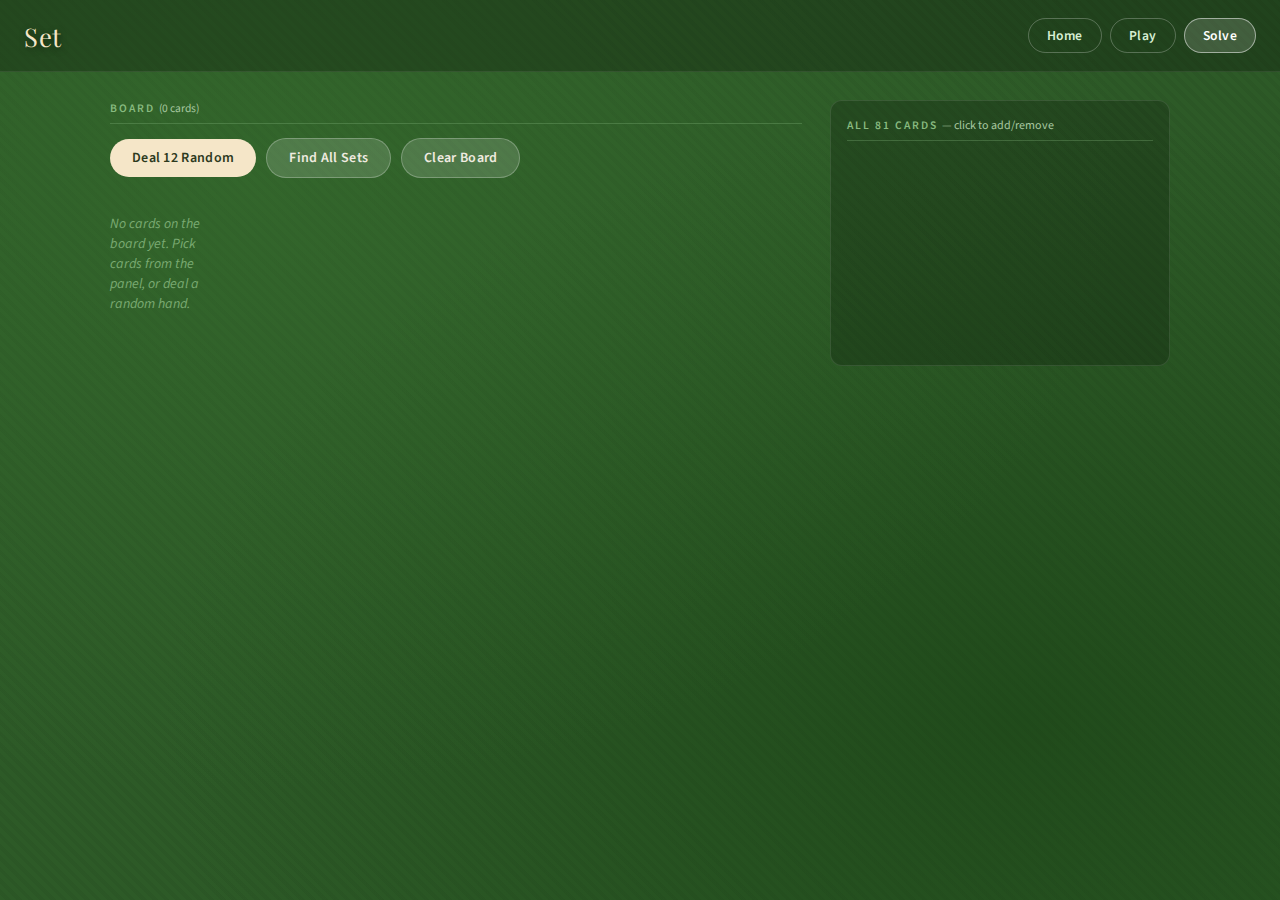
<file: solve.html>
<!DOCTYPE html>
<html lang="en">
<head>
  <meta charset="UTF-8">
  <meta name="viewport" content="width=device-width, initial-scale=1.0">
  <title>Set — Solver</title>
  <link rel="preconnect" href="https://fonts.googleapis.com">
  <link href="https://fonts.googleapis.com/css2?family=Playfair+Display:wght@600&family=Source+Sans+3:wght@400;600&display=swap" rel="stylesheet">
  <link rel="stylesheet" href="css/style.css">
</head>
<body>

<!-- ── Hidden SVG Defs ── -->
<svg width="0" height="0" style="position:absolute;overflow:hidden" aria-hidden="true">
<defs>
  <pattern id="hatch-red" x="0" y="0" width="12" height="1.5" patternUnits="userSpaceOnUse">
    <line x1="0" y1="0.75" x2="12" y2="0.75" stroke="#C93030" stroke-width="0.5"/>
  </pattern>
  <pattern id="hatch-green" x="0" y="0" width="12" height="1.5" patternUnits="userSpaceOnUse">
    <line x1="0" y1="0.75" x2="12" y2="0.75" stroke="#2A7A2A" stroke-width="0.5"/>
  </pattern>
  <pattern id="hatch-purple" x="0" y="0" width="12" height="1.5" patternUnits="userSpaceOnUse">
    <line x1="0" y1="0.75" x2="12" y2="0.75" stroke="#7040A0" stroke-width="0.5"/>
  </pattern>
  <path id="oval" d="M 3,1 L 9,1 A 3,3 0 0 1 9,7 L 3,7 A 3,3 0 0 1 3,1 Z"/>
  <path id="diamond" d="M 6,0.5 L 11,4 L 6,7.5 L 1,4 Z"/>
  <path id="squiggle" d="M2,6.3C1.4,6.3,0.9,6,0.5,5.5C0,4.7,0.2,3.6,1,3c1.9-1.3,4-1.7,6-0.6c0.7,0.4,1.3,0.2,1.9-0.3c0.7-0.6,1.8-0.5,2.5,0.2
    c0.6,0.7,0.5,1.8-0.2,2.5C9.4,6.3,7.3,6.6,5.3,5.5C4.5,5.1,3.7,5.4,3,6C2.7,6.2,2.3,6.3,2,6.3z"/>
</defs>
</svg>

<!-- ── Site Header ── -->
<header class="site-header">
  <a href="index.html" class="logo">Set</a>
  <nav class="site-nav" aria-label="Main navigation">
    <a href="index.html">Home</a>
    <a href="play.html">Play</a>
    <a href="solve.html" class="active">Solve</a>
  </nav>
</header>

<!-- ── Page Content ── -->
<main class="page-content">

  <div class="solve-layout">

    <!-- ── Left column: board + results ── -->
    <div>

      <!-- Current board -->
      <div class="solve-board-area">
        <p class="section-label">Board <span id="board-count" style="color:#a8c8a0;font-weight:400;text-transform:none;letter-spacing:0">(0 cards)</span></p>

        <div class="controls" style="margin-bottom:16px">
          <button class="btn btn-primary" id="btn-random">Deal 12 Random</button>
          <button class="btn btn-secondary" id="btn-find-sets">Find All Sets</button>
          <button class="btn btn-secondary" id="btn-clear-board">Clear Board</button>
        </div>

        <div id="solve-board" class="solve-board" role="region" aria-label="Solver board">
          <p class="solve-board-empty" id="board-empty-msg">No cards on the board yet. Pick cards from the panel, or deal a random hand.</p>
        </div>
      </div>

      <!-- Sets results -->
      <div id="results-area" style="margin-top:32px">
        <p class="section-label" id="results-label" style="display:none">Sets Found</p>
        <div id="sets-result-list" class="sets-result-list"></div>
      </div>

    </div>

    <!-- ── Right column: card picker ── -->
    <div class="card-picker-panel">
      <p class="section-label">All 81 Cards <span style="color:#a8c8a0;font-weight:400;text-transform:none;letter-spacing:0;font-size:0.75rem">— click to add/remove</span></p>
      <div id="card-picker" class="card-picker-grid" role="list" aria-label="Card library"></div>
    </div>

  </div>

</main>

<script type="module" src="js/solve.js"></script>
</body>
</html>
</file>
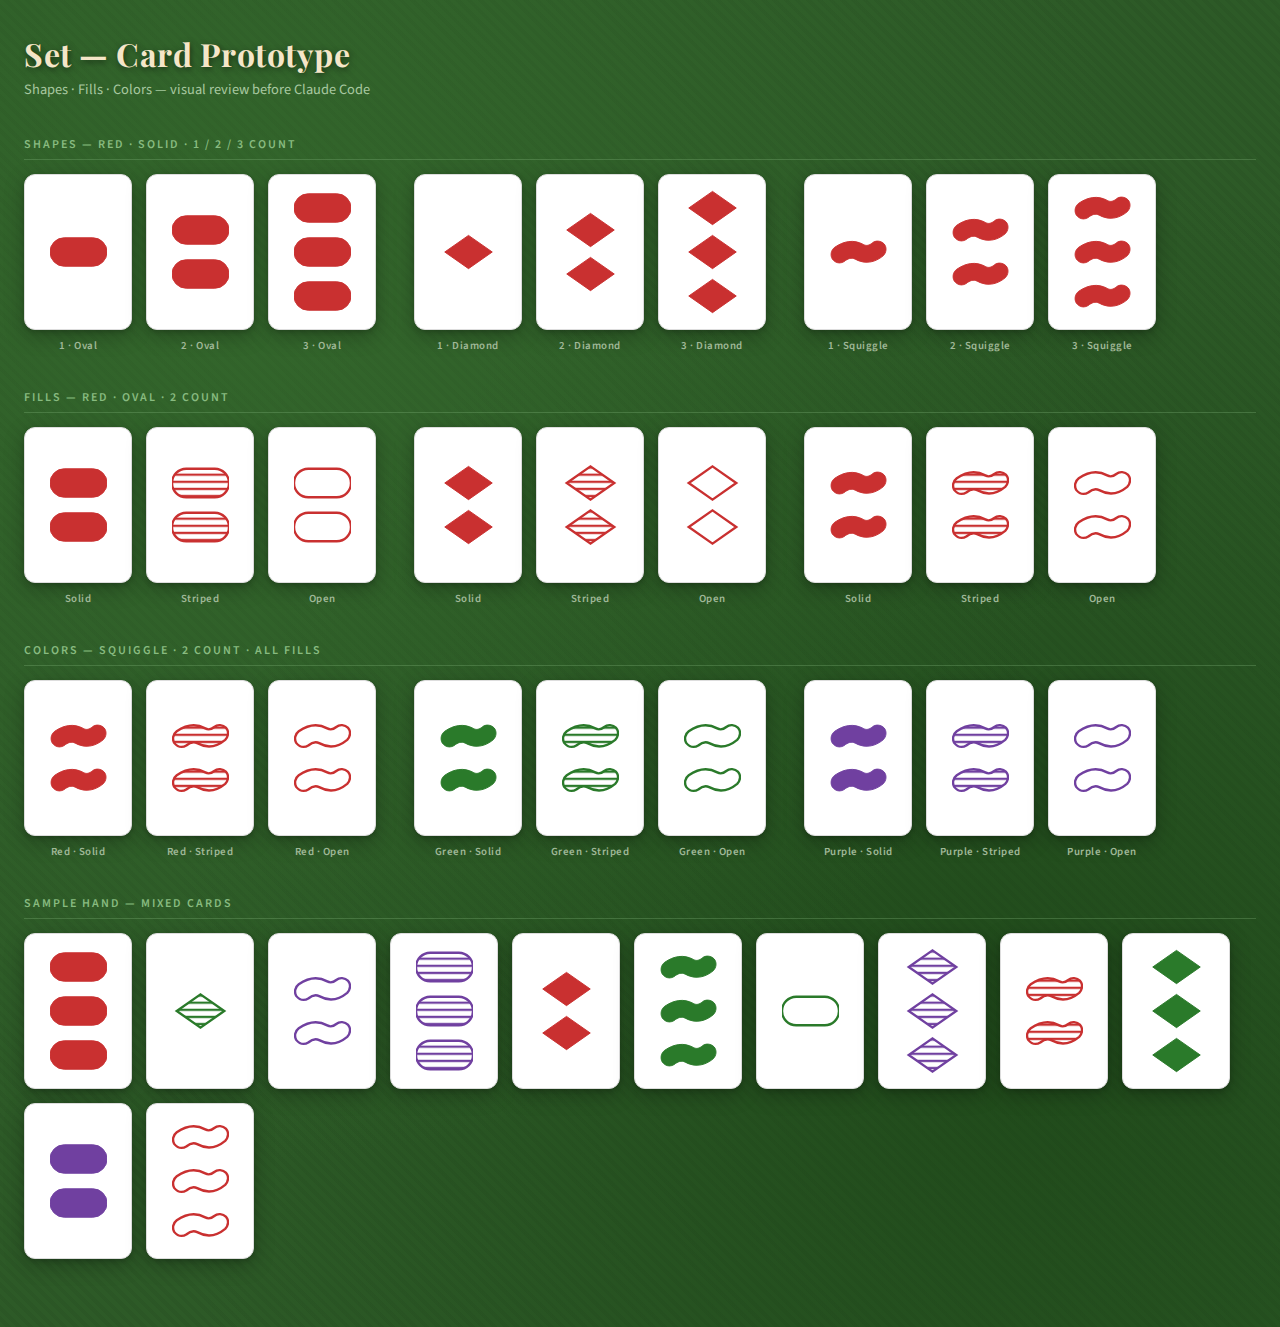
<file: assets/set-card-prototype.html>
<!DOCTYPE html>
<html lang="en">
<head>
<meta charset="UTF-8">
<title>Set Card Prototype</title>
<link href="https://fonts.googleapis.com/css2?family=Playfair+Display:wght@600&family=Source+Sans+3:wght@400;600&display=swap" rel="stylesheet">
<style>
  *, *::before, *::after { box-sizing: border-box; margin: 0; padding: 0; }

  body {
    background: #2d5a27;
    background-image:
      radial-gradient(ellipse at 20% 20%, rgba(60,120,50,0.4) 0%, transparent 60%),
      radial-gradient(ellipse at 80% 80%, rgba(20,60,15,0.5) 0%, transparent 60%),
      repeating-linear-gradient(
        45deg,
        transparent,
        transparent 4px,
        rgba(0,0,0,0.04) 4px,
        rgba(0,0,0,0.04) 8px
      );
    min-height: 100vh;
    padding: 32px 24px;
    font-family: 'Source Sans 3', sans-serif;
    color: #f0ebe0;
  }

  header {
    margin-bottom: 36px;
  }
  header h1 {
    font-family: 'Playfair Display', serif;
    font-size: 2em;
    color: #f5e6c8;
    text-shadow: 1px 2px 6px rgba(0,0,0,0.5);
    letter-spacing: 0.5px;
  }
  header p {
    color: #a8c8a0;
    font-size: 0.9em;
    margin-top: 4px;
  }

  section {
    margin-bottom: 36px;
  }
  section h2 {
    font-family: 'Source Sans 3', sans-serif;
    font-size: 0.75em;
    font-weight: 600;
    text-transform: uppercase;
    letter-spacing: 2px;
    color: #88bb80;
    margin-bottom: 14px;
    padding-bottom: 6px;
    border-bottom: 1px solid rgba(136,187,128,0.3);
  }

  .card-row {
    display: flex;
    gap: 14px;
    flex-wrap: wrap;
    align-items: flex-start;
  }

  .card-wrapper {
    display: flex;
    flex-direction: column;
    align-items: center;
    gap: 8px;
  }

  .card {
    width: 108px;
    height: 156px;
    background: white;
    border-radius: 11px;
    border: 1.5px solid #ddd;
    box-shadow:
      0 2px 4px rgba(0,0,0,0.15),
      0 6px 20px rgba(0,0,0,0.25),
      inset 0 1px 0 rgba(255,255,255,0.8);
    display: flex;
    flex-direction: column;
    align-items: center;
    justify-content: center;
    gap: 6px;
    padding: 12px 10px;
    transition: transform 0.15s ease, box-shadow 0.15s ease;
    cursor: default;
  }

  .card:hover {
    transform: translateY(-3px) scale(1.03);
    box-shadow:
      0 4px 8px rgba(0,0,0,0.2),
      0 12px 32px rgba(0,0,0,0.3),
      inset 0 1px 0 rgba(255,255,255,0.8);
  }

  .card svg {
    height: 38px;
    width: auto;
    display: block;
  }

  .card-label {
    font-size: 0.68em;
    color: #a0b898;
    text-align: center;
    font-weight: 600;
    letter-spacing: 0.5px;
  }

  /* Divider between sections */
  hr {
    border: none;
    border-top: 1px solid rgba(136,187,128,0.2);
    margin: 8px 0 28px;
  }
</style>
</head>
<body>

<header>
  <h1>Set — Card Prototype</h1>
  <p>Shapes · Fills · Colors — visual review before Claude Code</p>
</header>

<!-- =============================================
     HIDDEN SVG DEFS — symbols + patterns
     ============================================= -->
<svg width="0" height="0" style="position:absolute;overflow:hidden" aria-hidden="true">
<defs>

  <!-- ── HATCH PATTERNS (per color, horizontal lines) ── -->
  <!--
    patternUnits="userSpaceOnUse" means coordinates match the shape's
    coordinate system (viewBox 0 0 12 8).
    Line spacing ~1.5 units gives a nice stripe density.
  -->
  <pattern id="hatch-red" x="0" y="0" width="12" height="1.5" patternUnits="userSpaceOnUse">
    <line x1="0" y1="0.75" x2="12" y2="0.75" stroke="#C93030" stroke-width="0.5"/>
  </pattern>
  <pattern id="hatch-green" x="0" y="0" width="12" height="1.5" patternUnits="userSpaceOnUse">
    <line x1="0" y1="0.75" x2="12" y2="0.75" stroke="#2A7A2A" stroke-width="0.5"/>
  </pattern>
  <pattern id="hatch-purple" x="0" y="0" width="12" height="1.5" patternUnits="userSpaceOnUse">
    <line x1="0" y1="0.75" x2="12" y2="0.75" stroke="#7040A0" stroke-width="0.5"/>
  </pattern>

  <!-- ── OVAL (pill) ──
       Classic pill shape: a stadium/discorectangle.
       viewBox: 0 0 12 8. Left and right caps are semicircles with radius 2.5.
       Arc notation: rx ry x-rotation large-arc-flag sweep-flag x y
  -->
  <path id="oval" d="
    M 3,1
    L 9,1
    A 3,3 0 0 1 9,7
    L 3,7
    A 3,3 0 0 1 3,1
    Z"/>

  <!-- ── DIAMOND ──
       Four-pointed, slightly taller than wide to feel more gem-like.
       In 12×8 viewBox: top = (6, 0.5), right = (11, 4), bottom = (6, 7.5), left = (1, 4)
  -->
  <path id="diamond" d="M 6,0.5 L 11,4 L 6,7.5 L 1,4 Z"/>

  <!-- ── SQUIGGLE ──
       An S-curve closed path. In the real Set game, the squiggle has:
       - a convex bump toward the top-left
       - a convex bump toward the bottom-right
       - a waist in the middle where it narrows
       Tracing top-edge left→right, then bottom-edge right→left.

       Top-left bump peaks around y=1.2
       Bottom-right bump troughs around y=6.8
       Width spans x=1 to x=11
  -->
  <path id="squiggle" d="M2,6.3C1.4,6.3,0.9,6,0.5,5.5C0,4.7,0.2,3.6,1,3c1.9-1.3,4-1.7,6-0.6c0.7,0.4,1.3,0.2,1.9-0.3c0.7-0.6,1.8-0.5,2.5,0.2
    c0.6,0.7,0.5,1.8-0.2,2.5C9.4,6.3,7.3,6.6,5.3,5.5C4.5,5.1,3.7,5.4,3,6C2.7,6.2,2.3,6.3,2,6.3z"/>

</defs>
</svg>


<!-- =============================================
     SECTION 1: ALL THREE SHAPES (red, solid, 1-2-3 count)
     ============================================= -->
<section>
  <h2>Shapes — Red · Solid · 1 / 2 / 3 Count</h2>
  <div class="card-row">

    <!-- 1 oval -->
    <div class="card-wrapper">
      <div class="card">
        <svg viewBox="0 0 12 8"><use href="#oval" fill="#C93030" stroke="#C93030" stroke-width="0.2"/></svg>
      </div>
      <div class="card-label">1 · Oval</div>
    </div>

    <!-- 2 ovals -->
    <div class="card-wrapper">
      <div class="card">
        <svg viewBox="0 0 12 8"><use href="#oval" fill="#C93030" stroke="#C93030" stroke-width="0.2"/></svg>
        <svg viewBox="0 0 12 8"><use href="#oval" fill="#C93030" stroke="#C93030" stroke-width="0.2"/></svg>
      </div>
      <div class="card-label">2 · Oval</div>
    </div>

    <!-- 3 ovals -->
    <div class="card-wrapper">
      <div class="card">
        <svg viewBox="0 0 12 8"><use href="#oval" fill="#C93030" stroke="#C93030" stroke-width="0.2"/></svg>
        <svg viewBox="0 0 12 8"><use href="#oval" fill="#C93030" stroke="#C93030" stroke-width="0.2"/></svg>
        <svg viewBox="0 0 12 8"><use href="#oval" fill="#C93030" stroke="#C93030" stroke-width="0.2"/></svg>
      </div>
      <div class="card-label">3 · Oval</div>
    </div>

    <!-- spacer -->
    <div style="width:10px"></div>

    <!-- 1 diamond -->
    <div class="card-wrapper">
      <div class="card">
        <svg viewBox="0 0 12 8"><use href="#diamond" fill="#C93030" stroke="#C93030" stroke-width="0.2"/></svg>
      </div>
      <div class="card-label">1 · Diamond</div>
    </div>

    <!-- 2 diamonds -->
    <div class="card-wrapper">
      <div class="card">
        <svg viewBox="0 0 12 8"><use href="#diamond" fill="#C93030" stroke="#C93030" stroke-width="0.2"/></svg>
        <svg viewBox="0 0 12 8"><use href="#diamond" fill="#C93030" stroke="#C93030" stroke-width="0.2"/></svg>
      </div>
      <div class="card-label">2 · Diamond</div>
    </div>

    <!-- 3 diamonds -->
    <div class="card-wrapper">
      <div class="card">
        <svg viewBox="0 0 12 8"><use href="#diamond" fill="#C93030" stroke="#C93030" stroke-width="0.2"/></svg>
        <svg viewBox="0 0 12 8"><use href="#diamond" fill="#C93030" stroke="#C93030" stroke-width="0.2"/></svg>
        <svg viewBox="0 0 12 8"><use href="#diamond" fill="#C93030" stroke="#C93030" stroke-width="0.2"/></svg>
      </div>
      <div class="card-label">3 · Diamond</div>
    </div>

    <!-- spacer -->
    <div style="width:10px"></div>

    <!-- 1 squiggle -->
    <div class="card-wrapper">
      <div class="card">
        <svg viewBox="0 0 12 8"><use href="#squiggle" fill="#C93030" stroke="#C93030" stroke-width="0.2"/></svg>
      </div>
      <div class="card-label">1 · Squiggle</div>
    </div>

    <!-- 2 squiggles -->
    <div class="card-wrapper">
      <div class="card">
        <svg viewBox="0 0 12 8"><use href="#squiggle" fill="#C93030" stroke="#C93030" stroke-width="0.2"/></svg>
        <svg viewBox="0 0 12 8"><use href="#squiggle" fill="#C93030" stroke="#C93030" stroke-width="0.2"/></svg>
      </div>
      <div class="card-label">2 · Squiggle</div>
    </div>

    <!-- 3 squiggles -->
    <div class="card-wrapper">
      <div class="card">
        <svg viewBox="0 0 12 8"><use href="#squiggle" fill="#C93030" stroke="#C93030" stroke-width="0.2"/></svg>
        <svg viewBox="0 0 12 8"><use href="#squiggle" fill="#C93030" stroke="#C93030" stroke-width="0.2"/></svg>
        <svg viewBox="0 0 12 8"><use href="#squiggle" fill="#C93030" stroke="#C93030" stroke-width="0.2"/></svg>
      </div>
      <div class="card-label">3 · Squiggle</div>
    </div>

  </div>
</section>

<!-- =============================================
     SECTION 2: ALL THREE FILLS (oval, 2 count)
     ============================================= -->
<section>
  <h2>Fills — Red · Oval · 2 Count</h2>
  <div class="card-row">

    <!-- Solid -->
    <div class="card-wrapper">
      <div class="card">
        <svg viewBox="0 0 12 8"><use href="#oval" fill="#C93030" stroke="#C93030" stroke-width="0.2"/></svg>
        <svg viewBox="0 0 12 8"><use href="#oval" fill="#C93030" stroke="#C93030" stroke-width="0.2"/></svg>
      </div>
      <div class="card-label">Solid</div>
    </div>

    <!-- Striped -->
    <div class="card-wrapper">
      <div class="card">
        <svg viewBox="0 0 12 8"><use href="#oval" fill="url(#hatch-red)" stroke="#C93030" stroke-width="0.5"/></svg>
        <svg viewBox="0 0 12 8"><use href="#oval" fill="url(#hatch-red)" stroke="#C93030" stroke-width="0.5"/></svg>
      </div>
      <div class="card-label">Striped</div>
    </div>

    <!-- Open -->
    <div class="card-wrapper">
      <div class="card">
        <svg viewBox="0 0 12 8"><use href="#oval" fill="none" stroke="#C93030" stroke-width="0.5"/></svg>
        <svg viewBox="0 0 12 8"><use href="#oval" fill="none" stroke="#C93030" stroke-width="0.5"/></svg>
      </div>
      <div class="card-label">Open</div>
    </div>

    <!-- spacer -->
    <div style="width:10px"></div>

    <!-- Diamond solid / striped / open for comparison -->
    <div class="card-wrapper">
      <div class="card">
        <svg viewBox="0 0 12 8"><use href="#diamond" fill="#C93030" stroke="#C93030" stroke-width="0.2"/></svg>
        <svg viewBox="0 0 12 8"><use href="#diamond" fill="#C93030" stroke="#C93030" stroke-width="0.2"/></svg>
      </div>
      <div class="card-label">Solid</div>
    </div>

    <div class="card-wrapper">
      <div class="card">
        <svg viewBox="0 0 12 8"><use href="#diamond" fill="url(#hatch-red)" stroke="#C93030" stroke-width="0.5"/></svg>
        <svg viewBox="0 0 12 8"><use href="#diamond" fill="url(#hatch-red)" stroke="#C93030" stroke-width="0.5"/></svg>
      </div>
      <div class="card-label">Striped</div>
    </div>

    <div class="card-wrapper">
      <div class="card">
        <svg viewBox="0 0 12 8"><use href="#diamond" fill="none" stroke="#C93030" stroke-width="0.5"/></svg>
        <svg viewBox="0 0 12 8"><use href="#diamond" fill="none" stroke="#C93030" stroke-width="0.5"/></svg>
      </div>
      <div class="card-label">Open</div>
    </div>

    <!-- spacer -->
    <div style="width:10px"></div>

    <!-- Squiggle solid / striped / open for comparison -->
    <div class="card-wrapper">
      <div class="card">
        <svg viewBox="0 0 12 8"><use href="#squiggle" fill="#C93030" stroke="#C93030" stroke-width="0.2"/></svg>
        <svg viewBox="0 0 12 8"><use href="#squiggle" fill="#C93030" stroke="#C93030" stroke-width="0.2"/></svg>
      </div>
      <div class="card-label">Solid</div>
    </div>

    <div class="card-wrapper">
      <div class="card">
        <svg viewBox="0 0 12 8"><use href="#squiggle" fill="url(#hatch-red)" stroke="#C93030" stroke-width="0.5"/></svg>
        <svg viewBox="0 0 12 8"><use href="#squiggle" fill="url(#hatch-red)" stroke="#C93030" stroke-width="0.5"/></svg>
      </div>
      <div class="card-label">Striped</div>
    </div>

    <div class="card-wrapper">
      <div class="card">
        <svg viewBox="0 0 12 8"><use href="#squiggle" fill="none" stroke="#C93030" stroke-width="0.5"/></svg>
        <svg viewBox="0 0 12 8"><use href="#squiggle" fill="none" stroke="#C93030" stroke-width="0.5"/></svg>
      </div>
      <div class="card-label">Open</div>
    </div>

  </div>
</section>


<!-- =============================================
     SECTION 3: ALL THREE COLORS (2 squiggles, all 3 fills)
     ============================================= -->
<section>
  <h2>Colors — Squiggle · 2 Count · All Fills</h2>
  <div class="card-row">

    <!-- RED -->
    <div class="card-wrapper">
      <div class="card">
        <svg viewBox="0 0 12 8"><use href="#squiggle" fill="#C93030" stroke="#C93030" stroke-width="0.2"/></svg>
        <svg viewBox="0 0 12 8"><use href="#squiggle" fill="#C93030" stroke="#C93030" stroke-width="0.2"/></svg>
      </div>
      <div class="card-label">Red · Solid</div>
    </div>
    <div class="card-wrapper">
      <div class="card">
        <svg viewBox="0 0 12 8"><use href="#squiggle" fill="url(#hatch-red)" stroke="#C93030" stroke-width="0.5"/></svg>
        <svg viewBox="0 0 12 8"><use href="#squiggle" fill="url(#hatch-red)" stroke="#C93030" stroke-width="0.5"/></svg>
      </div>
      <div class="card-label">Red · Striped</div>
    </div>
    <div class="card-wrapper">
      <div class="card">
        <svg viewBox="0 0 12 8"><use href="#squiggle" fill="none" stroke="#C93030" stroke-width="0.5"/></svg>
        <svg viewBox="0 0 12 8"><use href="#squiggle" fill="none" stroke="#C93030" stroke-width="0.5"/></svg>
      </div>
      <div class="card-label">Red · Open</div>
    </div>

    <!-- spacer -->
    <div style="width:10px"></div>

    <!-- GREEN -->
    <div class="card-wrapper">
      <div class="card">
        <svg viewBox="0 0 12 8"><use href="#squiggle" fill="#2A7A2A" stroke="#2A7A2A" stroke-width="0.2"/></svg>
        <svg viewBox="0 0 12 8"><use href="#squiggle" fill="#2A7A2A" stroke="#2A7A2A" stroke-width="0.2"/></svg>
      </div>
      <div class="card-label">Green · Solid</div>
    </div>
    <div class="card-wrapper">
      <div class="card">
        <svg viewBox="0 0 12 8"><use href="#squiggle" fill="url(#hatch-green)" stroke="#2A7A2A" stroke-width="0.5"/></svg>
        <svg viewBox="0 0 12 8"><use href="#squiggle" fill="url(#hatch-green)" stroke="#2A7A2A" stroke-width="0.5"/></svg>
      </div>
      <div class="card-label">Green · Striped</div>
    </div>
    <div class="card-wrapper">
      <div class="card">
        <svg viewBox="0 0 12 8"><use href="#squiggle" fill="none" stroke="#2A7A2A" stroke-width="0.5"/></svg>
        <svg viewBox="0 0 12 8"><use href="#squiggle" fill="none" stroke="#2A7A2A" stroke-width="0.5"/></svg>
      </div>
      <div class="card-label">Green · Open</div>
    </div>

    <!-- spacer -->
    <div style="width:10px"></div>

    <!-- PURPLE -->
    <div class="card-wrapper">
      <div class="card">
        <svg viewBox="0 0 12 8"><use href="#squiggle" fill="#7040A0" stroke="#7040A0" stroke-width="0.2"/></svg>
        <svg viewBox="0 0 12 8"><use href="#squiggle" fill="#7040A0" stroke="#7040A0" stroke-width="0.2"/></svg>
      </div>
      <div class="card-label">Purple · Solid</div>
    </div>
    <div class="card-wrapper">
      <div class="card">
        <svg viewBox="0 0 12 8"><use href="#squiggle" fill="url(#hatch-purple)" stroke="#7040A0" stroke-width="0.5"/></svg>
        <svg viewBox="0 0 12 8"><use href="#squiggle" fill="url(#hatch-purple)" stroke="#7040A0" stroke-width="0.5"/></svg>
      </div>
      <div class="card-label">Purple · Striped</div>
    </div>
    <div class="card-wrapper">
      <div class="card">
        <svg viewBox="0 0 12 8"><use href="#squiggle" fill="none" stroke="#7040A0" stroke-width="0.5"/></svg>
        <svg viewBox="0 0 12 8"><use href="#squiggle" fill="none" stroke="#7040A0" stroke-width="0.5"/></svg>
      </div>
      <div class="card-label">Purple · Open</div>
    </div>

  </div>
</section>


<!-- =============================================
     SECTION 4: SAMPLE HAND — 12 random-ish cards
     showing variety
     ============================================= -->
<section>
  <h2>Sample Hand — Mixed Cards</h2>
  <div class="card-row">

    <div class="card-wrapper">
      <div class="card">
        <svg viewBox="0 0 12 8"><use href="#oval" fill="#C93030" stroke="#C93030" stroke-width="0.2"/></svg>
        <svg viewBox="0 0 12 8"><use href="#oval" fill="#C93030" stroke="#C93030" stroke-width="0.2"/></svg>
        <svg viewBox="0 0 12 8"><use href="#oval" fill="#C93030" stroke="#C93030" stroke-width="0.2"/></svg>
      </div>
    </div>

    <div class="card-wrapper">
      <div class="card">
        <svg viewBox="0 0 12 8"><use href="#diamond" fill="url(#hatch-green)" stroke="#2A7A2A" stroke-width="0.5"/></svg>
      </div>
    </div>

    <div class="card-wrapper">
      <div class="card">
        <svg viewBox="0 0 12 8"><use href="#squiggle" fill="none" stroke="#7040A0" stroke-width="0.5"/></svg>
        <svg viewBox="0 0 12 8"><use href="#squiggle" fill="none" stroke="#7040A0" stroke-width="0.5"/></svg>
      </div>
    </div>

    <div class="card-wrapper">
      <div class="card">
        <svg viewBox="0 0 12 8"><use href="#oval" fill="url(#hatch-purple)" stroke="#7040A0" stroke-width="0.5"/></svg>
        <svg viewBox="0 0 12 8"><use href="#oval" fill="url(#hatch-purple)" stroke="#7040A0" stroke-width="0.5"/></svg>
        <svg viewBox="0 0 12 8"><use href="#oval" fill="url(#hatch-purple)" stroke="#7040A0" stroke-width="0.5"/></svg>
      </div>
    </div>

    <div class="card-wrapper">
      <div class="card">
        <svg viewBox="0 0 12 8"><use href="#diamond" fill="#C93030" stroke="#C93030" stroke-width="0.2"/></svg>
        <svg viewBox="0 0 12 8"><use href="#diamond" fill="#C93030" stroke="#C93030" stroke-width="0.2"/></svg>
      </div>
    </div>

    <div class="card-wrapper">
      <div class="card">
        <svg viewBox="0 0 12 8"><use href="#squiggle" fill="#2A7A2A" stroke="#2A7A2A" stroke-width="0.2"/></svg>
        <svg viewBox="0 0 12 8"><use href="#squiggle" fill="#2A7A2A" stroke="#2A7A2A" stroke-width="0.2"/></svg>
        <svg viewBox="0 0 12 8"><use href="#squiggle" fill="#2A7A2A" stroke="#2A7A2A" stroke-width="0.2"/></svg>
      </div>
    </div>

    <div class="card-wrapper">
      <div class="card">
        <svg viewBox="0 0 12 8"><use href="#oval" fill="none" stroke="#2A7A2A" stroke-width="0.5"/></svg>
      </div>
    </div>

    <div class="card-wrapper">
      <div class="card">
        <svg viewBox="0 0 12 8"><use href="#diamond" fill="url(#hatch-purple)" stroke="#7040A0" stroke-width="0.5"/></svg>
        <svg viewBox="0 0 12 8"><use href="#diamond" fill="url(#hatch-purple)" stroke="#7040A0" stroke-width="0.5"/></svg>
        <svg viewBox="0 0 12 8"><use href="#diamond" fill="url(#hatch-purple)" stroke="#7040A0" stroke-width="0.5"/></svg>
      </div>
    </div>

    <div class="card-wrapper">
      <div class="card">
        <svg viewBox="0 0 12 8"><use href="#squiggle" fill="url(#hatch-red)" stroke="#C93030" stroke-width="0.5"/></svg>
        <svg viewBox="0 0 12 8"><use href="#squiggle" fill="url(#hatch-red)" stroke="#C93030" stroke-width="0.5"/></svg>
      </div>
    </div>

    <div class="card-wrapper">
      <div class="card">
        <svg viewBox="0 0 12 8"><use href="#diamond" fill="#2A7A2A" stroke="#2A7A2A" stroke-width="0.2"/></svg>
        <svg viewBox="0 0 12 8"><use href="#diamond" fill="#2A7A2A" stroke="#2A7A2A" stroke-width="0.2"/></svg>
        <svg viewBox="0 0 12 8"><use href="#diamond" fill="#2A7A2A" stroke="#2A7A2A" stroke-width="0.2"/></svg>
      </div>
    </div>

    <div class="card-wrapper">
      <div class="card">
        <svg viewBox="0 0 12 8"><use href="#oval" fill="#7040A0" stroke="#7040A0" stroke-width="0.2"/></svg>
        <svg viewBox="0 0 12 8"><use href="#oval" fill="#7040A0" stroke="#7040A0" stroke-width="0.2"/></svg>
      </div>
    </div>

    <div class="card-wrapper">
      <div class="card">
        <svg viewBox="0 0 12 8"><use href="#squiggle" fill="none" stroke="#C93030" stroke-width="0.5"/></svg>
        <svg viewBox="0 0 12 8"><use href="#squiggle" fill="none" stroke="#C93030" stroke-width="0.5"/></svg>
        <svg viewBox="0 0 12 8"><use href="#squiggle" fill="none" stroke="#C93030" stroke-width="0.5"/></svg>
      </div>
    </div>

  </div>
</section>

</body>
</html>
</file>
<file: css/style.css>
/* ============================================================
   Set Card Game — Shared Stylesheet
   ============================================================ */

/* ── Custom Properties ── */
:root {
  --color-red:    #C93030;
  --color-green:  #2A7A2A;
  --color-purple: #7040A0;

  --bg-table:     #2d5a27;
  --bg-table-alt: #3a6b32;

  --card-bg:      #ffffff;
  --card-border:  #ddd;
  --card-radius:  11px;
  --card-w:       108px;
  --card-h:       156px;
  --card-gap:     14px;

  --selected-color:   #2563eb;
  --selected-shadow:  0 0 0 3px #2563eb, 0 0 16px 4px rgba(37,99,235,0.45);

  --font-sans:   'Source Sans 3', system-ui, sans-serif;
  --font-serif:  'Playfair Display', Georgia, serif;
}

/* ── Reset ── */
*, *::before, *::after {
  box-sizing: border-box;
  margin: 0;
  padding: 0;
}

/* ── Base ── */
html {
  font-size: 16px;
  /* Prevent deal-in animation (which starts cards off-screen to the right)
     from triggering a horizontal scrollbar on Windows. Using html rather than
     body so that position:fixed elements (modals, toasts) are unaffected. */
  overflow-x: hidden;
}

body {
  font-family: var(--font-sans);
  background: var(--bg-table);
  background-image:
    radial-gradient(ellipse at 20% 20%, rgba(60,120,50,0.4) 0%, transparent 60%),
    radial-gradient(ellipse at 80% 80%, rgba(20,60,15,0.5) 0%, transparent 60%),
    repeating-linear-gradient(
      45deg,
      transparent,
      transparent 4px,
      rgba(0,0,0,0.04) 4px,
      rgba(0,0,0,0.04) 8px
    );
  min-height: 100vh;
  color: #f0ebe0;
}

a {
  color: inherit;
  text-decoration: none;
}

/* ── Site Header / Nav ── */
.site-header {
  display: flex;
  align-items: center;
  justify-content: space-between;
  padding: 18px 24px;
  background: rgba(0,0,0,0.25);
  border-bottom: 1px solid rgba(255,255,255,0.08);
  flex-wrap: wrap;
  gap: 12px;
}

.site-header .logo {
  font-family: var(--font-serif);
  font-size: 1.6rem;
  color: #f5e6c8;
  text-shadow: 1px 2px 6px rgba(0,0,0,0.5);
  letter-spacing: 0.5px;
}

.site-nav {
  display: flex;
  gap: 8px;
}

.site-nav a {
  font-size: 0.85rem;
  font-weight: 600;
  letter-spacing: 0.5px;
  padding: 7px 18px;
  border-radius: 20px;
  border: 1.5px solid rgba(255,255,255,0.25);
  color: #d8efd4;
  transition: background 0.15s, border-color 0.15s, color 0.15s;
}

.site-nav a:hover {
  background: rgba(255,255,255,0.12);
  border-color: rgba(255,255,255,0.4);
  color: #fff;
}

.site-nav a.active {
  background: rgba(255,255,255,0.15);
  border-color: rgba(255,255,255,0.5);
  color: #fff;
}

/* ── Page Content ── */
.page-content {
  padding: 28px 20px 48px;
  max-width: 1100px;
  margin: 0 auto;
}

/* ── Section Labels ── */
.section-label {
  font-size: 0.72rem;
  font-weight: 600;
  text-transform: uppercase;
  letter-spacing: 2px;
  color: #88bb80;
  margin-bottom: 14px;
  padding-bottom: 6px;
  border-bottom: 1px solid rgba(136,187,128,0.3);
}

/* ============================================================
   Card Component
   ============================================================ */
.card {
  width: var(--card-w);
  height: var(--card-h);
  background: var(--card-bg);
  border-radius: var(--card-radius);
  border: 1.5px solid var(--card-border);
  box-shadow:
    0 2px 4px rgba(0,0,0,0.15),
    0 6px 20px rgba(0,0,0,0.25),
    inset 0 1px 0 rgba(255,255,255,0.8);
  display: flex;
  flex-direction: column;
  align-items: center;
  justify-content: center;
  gap: 6px;
  padding: 12px 10px;
  cursor: pointer;
  transform: rotate(var(--card-rotate, 0deg));
  transition: transform 0.15s ease, box-shadow 0.15s ease, border-color 0.15s ease;
  user-select: none;
  -webkit-user-select: none;
  touch-action: manipulation;
  position: relative;
}

.card svg {
  height: 38px;
  width: auto;
  display: block;
  overflow: visible;
}

.card:hover {
  transform: translateY(-3px) scale(1.03) rotate(var(--card-rotate, 0deg));
  box-shadow:
    0 4px 8px rgba(0,0,0,0.2),
    0 12px 32px rgba(0,0,0,0.3),
    inset 0 1px 0 rgba(255,255,255,0.8);
}

/* Selected state */
.card.selected {
  border-color: var(--selected-color);
  box-shadow: var(--selected-shadow);
  transform: translateY(-4px) scale(1.04) rotate(var(--card-rotate, 0deg));
}

/* Error flash — red pulse */
@keyframes flash-error {
  0%   { background: #fff; }
  20%  { background: #fde8e8; box-shadow: 0 0 0 3px #C93030, 0 0 16px 4px rgba(201,48,48,0.4); }
  60%  { background: #fde8e8; }
  100% { background: #fff; box-shadow: 0 2px 4px rgba(0,0,0,0.15), 0 6px 20px rgba(0,0,0,0.25); }
}

.card.flash-error {
  animation: flash-error 0.6s ease forwards;
}

/* Original card hidden while clone flies — keeps grid space intact */
.card.flying {
  opacity: 0;
  pointer-events: none;
}

/* Deal-in animation — cards fly in from off-screen top-right (deck position).
   translate() is relative to the card's final grid slot, so 120vw guarantees
   the starting point is off-screen regardless of column position.
   transform does not affect layout, so no scrollbars are triggered. */
@keyframes card-deal-in {
  from {
    opacity: 0;
    transform: translate(120vw, -60vh) rotate(-20deg) scale(0.5);
  }
  to {
    opacity: 1;
    transform: rotate(var(--card-rotate, 0deg));
  }
}

.card.dealing {
  /* fill-mode "both": applies the `from` keyframe during the delay period so the
     card stays invisible and off-screen while waiting, not at its final position. */
  animation: card-deal-in 0.45s cubic-bezier(0.15, 0.85, 0.35, 1) both;
}

/* Score panel pulse when cards arrive */
@keyframes score-pulse {
  0%   { transform: scale(1); }
  40%  { transform: scale(1.18); }
  100% { transform: scale(1); }
}

.score-card.score-pulse {
  animation: score-pulse 0.35s ease-out forwards;
}

/* Hint highlight */
.card.hint {
  border-color: #f59e0b;
  box-shadow: 0 0 0 3px #f59e0b, 0 0 16px 4px rgba(245,158,11,0.45);
}

/* Hinted AND selected — orange inner ring, blue outer ring */
.card.hint.selected {
  border-color: var(--selected-color);
  box-shadow:
    0 0 0 2px #f59e0b,
    0 0 0 5px #2563eb,
    0 0 18px 4px rgba(37,99,235,0.4);
  transform: translateY(-4px) scale(1.04) rotate(var(--card-rotate, 0deg));
}

/* ============================================================
   Card Grid (play board)
   ============================================================ */
#board {
  display: grid;
  grid-template-columns: repeat(4, var(--card-w));
  gap: var(--card-gap);
  justify-content: center;
  margin-bottom: 24px;
}

/* ============================================================
   Controls Bar
   ============================================================ */
.controls {
  display: flex;
  gap: 10px;
  flex-wrap: wrap;
  align-items: center;
  margin-bottom: 24px;
}

.btn {
  font-family: var(--font-sans);
  font-size: 0.875rem;
  font-weight: 600;
  letter-spacing: 0.3px;
  padding: 9px 22px;
  border-radius: 22px;
  border: none;
  cursor: pointer;
  transition: opacity 0.15s, transform 0.1s;
  white-space: nowrap;
}

.btn:active {
  transform: scale(0.97);
}

.btn-primary {
  background: #f5e6c8;
  color: #2d3a1e;
}

.btn-primary:hover {
  opacity: 0.88;
}

.btn-secondary {
  background: rgba(255,255,255,0.15);
  color: #f0ebe0;
  border: 1.5px solid rgba(255,255,255,0.25);
}

.btn-secondary:hover {
  background: rgba(255,255,255,0.22);
}

.btn:disabled {
  opacity: 0.4;
  cursor: not-allowed;
}

/* ============================================================
   Score Panel
   ============================================================ */
.score-panel {
  display: grid;
  grid-template-columns: 1fr auto 1fr;
  gap: 12px;
  margin-bottom: 20px;
}

.score-card {
  display: flex;
  flex-direction: column;
  justify-content: center;
  background: rgba(0,0,0,0.2);
  border: 1px solid rgba(255,255,255,0.12);
  border-radius: 10px;
  padding: 10px 20px;
  min-width: 100px;
  text-align: center;
}

#score-p1-card       { justify-self: start; }
#score-timer-card    { justify-self: center; }
#score-computer-card { justify-self: end; }

.score-card .player-name {
  font-size: 0.72rem;
  font-weight: 600;
  text-transform: uppercase;
  letter-spacing: 1.5px;
  color: #88bb80;
  margin-bottom: 2px;
}

.difficulty-label {
  font-size: 0.62rem;
  font-weight: 600;
  text-transform: uppercase;
  letter-spacing: 1px;
  color: #a8c8a0;
  margin-bottom: 4px;
}

.score-card .player-score {
  font-size: 2rem;
  font-weight: 700;
  color: #f5e6c8;
  line-height: 1;
}

.score-card .score-label {
  font-size: 0.7rem;
  color: #a8c8a0;
  margin-top: 2px;
}

.timer-display {
  font-variant-numeric: tabular-nums;
}

/* ============================================================
   Deck / Status Info
   ============================================================ */
.game-status {
  font-size: 0.8rem;
  color: #a8c8a0;
  margin-left: auto;
  align-self: center;
}

/* ============================================================
   Toast Notifications
   ============================================================ */
#toast-container {
  position: fixed;
  bottom: 32px;
  left: 50%;
  transform: translateX(-50%);
  display: flex;
  flex-direction: column;
  align-items: center;
  gap: 8px;
  z-index: 200;
  pointer-events: none;
}

@keyframes toast-in {
  from { opacity: 0; transform: translateY(10px); }
  to   { opacity: 1; transform: translateY(0);    }
}

@keyframes toast-out {
  from { opacity: 1; transform: translateY(0);   }
  to   { opacity: 0; transform: translateY(-6px); }
}

.toast {
  background: rgba(20, 14, 4, 0.88);
  color: #f5e6c8;
  border: 1px solid rgba(245, 158, 11, 0.45);
  border-radius: 24px;
  padding: 10px 22px;
  font-size: 0.85rem;
  font-style: italic;
  white-space: nowrap;
  backdrop-filter: blur(4px);
  animation: toast-in 0.22s ease forwards;
}

.toast.hiding {
  animation: toast-out 0.28s ease forwards;
}

/* ============================================================
   Game Over Modal
   ============================================================ */
.modal-overlay {
  position: fixed;
  inset: 0;
  background: rgba(0,0,0,0.65);
  display: flex;
  align-items: center;
  justify-content: center;
  z-index: 100;
  padding: 20px;
}

.hidden {
  display: none;
}

#pause-overlay {
  background: var(--bg-table);
}

.modal {
  background: #2a4a22;
  border: 1px solid rgba(255,255,255,0.15);
  border-radius: 16px;
  padding: 36px 40px;
  max-width: 400px;
  max-height: 90vh;
  overflow-y: auto;
  width: 100%;
  text-align: center;
  box-shadow: 0 20px 60px rgba(0,0,0,0.6);
}

.modal h2 {
  font-family: var(--font-serif);
  font-size: 1.8rem;
  color: #f5e6c8;
  margin-bottom: 16px;
}

.modal .final-scores {
  margin: 20px 0;
}

.modal .final-score-row {
  display: flex;
  justify-content: space-between;
  padding: 8px 0;
  border-bottom: 1px solid rgba(255,255,255,0.1);
  font-size: 1rem;
  color: #d8efd4;
}

.modal .final-score-row:last-child {
  border-bottom: none;
}

.modal .winner-label {
  color: #f5e6c8;
  font-weight: 700;
}

.set-times-label {
  font-size: 0.68rem;
  font-weight: 600;
  text-transform: uppercase;
  letter-spacing: 1.5px;
  color: #88bb80;
  margin: 14px 0 6px;
}

.set-times-breakdown {
  max-height: 160px;
  overflow-y: auto;
  border-top: 1px solid rgba(255,255,255,0.1);
  border-bottom: 1px solid rgba(255,255,255,0.1);
  padding: 4px 0;
  margin-bottom: 4px;
}

.set-time-row {
  display: flex;
  justify-content: space-between;
  padding: 4px 2px;
  font-size: 0.85rem;
  color: #d8efd4;
  font-variant-numeric: tabular-nums;
}

/* ============================================================
   Mode & Difficulty Selection Modals
   ============================================================ */
.mode-buttons {
  display: flex;
  flex-direction: column;
  gap: 12px;
}

.difficulty-buttons {
  display: grid;
  grid-template-columns: 1fr 1fr;
  gap: 10px;
  margin-bottom: 4px;
}

.difficulty-btn {
  width: 100%;
}

/* ============================================================
   All Sets Overlay (play page)
   ============================================================ */
.sets-overlay-modal {
  max-width: 520px;
  max-height: 80vh;
  overflow-y: auto;
  text-align: left;
}

.sets-overlay-header {
  display: flex;
  align-items: center;
  justify-content: space-between;
  margin-bottom: 20px;
}

.sets-overlay-header h2 {
  margin-bottom: 0;
}

.sets-overlay-close {
  padding: 5px 13px;
  font-size: 0.85rem;
  line-height: 1;
  flex-shrink: 0;
}

/* ============================================================
   Solve Page
   ============================================================ */
.solve-layout {
  display: grid;
  grid-template-columns: 1fr;
  gap: 28px;
}

@media (min-width: 900px) {
  .solve-layout {
    grid-template-columns: 1fr 340px;
  }
}

.solve-board-area {
  min-height: 200px;
}

.solve-board {
  display: grid;
  grid-template-columns: repeat(4, var(--card-w));
  gap: var(--card-gap);
  min-height: 100px;
}

.solve-board-empty {
  color: #7aaa72;
  font-size: 0.875rem;
  padding: 20px 0;
  font-style: italic;
}

/* Sets results */
.sets-result-list {
  display: flex;
  flex-direction: column;
  gap: 16px;
  margin-top: 16px;
}

.set-result-item {
  background: rgba(0,0,0,0.15);
  border-radius: 10px;
  padding: 12px 14px;
  border: 1px solid rgba(255,255,255,0.08);
}

.set-result-item .set-number {
  font-size: 0.7rem;
  font-weight: 600;
  text-transform: uppercase;
  letter-spacing: 1.5px;
  color: #88bb80;
  margin-bottom: 10px;
}

.set-result-cards {
  display: flex;
  gap: 8px;
  flex-wrap: wrap;
}

/* Mini cards in solve results */
.set-result-cards .card {
  --card-w: 72px;
  --card-h: 104px;
  cursor: default;
  pointer-events: none;
}

.set-result-cards .card:hover {
  transform: none;
  box-shadow: 0 2px 4px rgba(0,0,0,0.15), 0 6px 20px rgba(0,0,0,0.25);
}

.set-result-cards .card svg {
  height: 26px;
}

/* Card picker */
.card-picker-panel {
  background: rgba(0,0,0,0.2);
  border: 1px solid rgba(255,255,255,0.1);
  border-radius: 12px;
  padding: 16px;
}

.card-picker-panel .section-label {
  margin-bottom: 12px;
}

.card-picker-grid {
  display: flex;
  flex-wrap: wrap;
  gap: 8px;
  max-height: 600px;
  overflow-y: auto;
  padding-right: 4px;
}

/* Picker cards are smaller */
.card-picker-grid .card {
  --card-w: 68px;
  --card-h: 98px;
  gap: 4px;
  padding: 8px 6px;
}

.card-picker-grid .card svg {
  height: 24px;
}

/* Card on board (in solve picker) is visually muted */
.card-picker-grid .card.on-board {
  opacity: 0.35;
  transform: none !important;
}

/* No-sets message */
.no-sets-msg {
  color: #a8c8a0;
  font-size: 0.875rem;
  font-style: italic;
  padding: 12px 0;
}

/* ============================================================
   Index / Landing Page
   ============================================================ */
.hero {
  text-align: center;
  padding: 52px 20px 40px;
}

.hero h1 {
  font-family: var(--font-serif);
  font-size: clamp(2.4rem, 6vw, 4rem);
  color: #f5e6c8;
  text-shadow: 1px 2px 8px rgba(0,0,0,0.5);
  margin-bottom: 16px;
}

.hero p {
  font-size: 1rem;
  color: #a8c8a0;
  max-width: 500px;
  margin: 0 auto 32px;
  line-height: 1.65;
}

.hero-actions {
  display: flex;
  gap: 14px;
  justify-content: center;
  flex-wrap: wrap;
}

.hero-actions .btn {
  font-size: 1rem;
  padding: 12px 32px;
}

.decorative-spread {
  display: flex;
  flex-wrap: wrap;
  gap: 10px;
  justify-content: center;
  padding: 32px 20px 0;
}

.rules-section {
  max-width: 640px;
  margin: 48px auto 0;
  padding: 0 20px;
}

.rules-section h2 {
  font-family: var(--font-serif);
  font-size: 1.4rem;
  color: #f5e6c8;
  margin-bottom: 16px;
}

.rules-section p,
.rules-section li {
  color: #c8e0c4;
  font-size: 0.9rem;
  line-height: 1.7;
}

.rules-section ul {
  padding-left: 1.4em;
  margin: 10px 0;
}

.rules-section .rule-example {
  background: rgba(0,0,0,0.2);
  border-radius: 10px;
  border-left: 3px solid #88bb80;
  padding: 12px 16px;
  margin-top: 16px;
  font-size: 0.85rem;
  color: #a8c8a0;
}

/* ============================================================
   Auth Widget (nav)
   ============================================================ */
.auth-widget {
  position: relative;
  display: flex;
  align-items: center;
}

.auth-sign-in-btn {
  font-family: var(--font-sans);
  font-size: 0.85rem;
  font-weight: 600;
  letter-spacing: 0.5px;
  padding: 7px 18px;
  border-radius: 20px;
  border: 1.5px solid rgba(255,255,255,0.25);
  background: transparent;
  color: #d8efd4;
  cursor: pointer;
  transition: background 0.15s, border-color 0.15s, color 0.15s;
}

.auth-sign-in-btn:hover {
  background: rgba(255,255,255,0.12);
  border-color: rgba(255,255,255,0.4);
  color: #fff;
}

.auth-avatar {
  width: 36px;
  height: 36px;
  border-radius: 50%;
  background: #f5e6c8;
  color: #2d3a1e;
  font-family: var(--font-sans);
  font-weight: 700;
  font-size: 1rem;
  display: flex;
  align-items: center;
  justify-content: center;
  cursor: pointer;
  user-select: none;
  transition: opacity 0.15s;
}

.auth-avatar:hover {
  opacity: 0.85;
}

.auth-dropdown {
  position: absolute;
  top: calc(100% + 10px);
  right: 0;
  background: #2a4a22;
  border: 1px solid rgba(255,255,255,0.15);
  border-radius: 12px;
  padding: 16px;
  min-width: 200px;
  box-shadow: 0 8px 32px rgba(0,0,0,0.45);
  z-index: 50;
}

.auth-dropdown-name {
  font-size: 0.85rem;
  color: #d8efd4;
  margin-bottom: 12px;
  word-break: break-all;
}

/* ============================================================
   Auth Modal
   ============================================================ */
.auth-modal {
  max-width: 360px;
  padding: 32px 36px 28px;
  position: relative;
  text-align: left;
}

.auth-modal-close {
  position: absolute;
  top: 14px;
  right: 16px;
  background: none;
  border: none;
  color: rgba(255,255,255,0.4);
  font-size: 1.1rem;
  line-height: 1;
  cursor: pointer;
  padding: 4px 8px;
  transition: color 0.15s;
}

.auth-modal-close:hover {
  color: #fff;
}

/* Tabs */
.auth-tabs {
  display: flex;
  margin-bottom: 24px;
  border-bottom: 1px solid rgba(255,255,255,0.12);
}

.auth-tab {
  background: none;
  border: none;
  border-bottom: 2px solid transparent;
  margin-bottom: -1px;
  font-family: var(--font-sans);
  font-size: 0.9rem;
  font-weight: 600;
  color: rgba(255,255,255,0.45);
  padding: 8px 16px 10px;
  cursor: pointer;
  transition: color 0.15s, border-color 0.15s;
}

.auth-tab.active {
  color: #f5e6c8;
  border-bottom-color: #f5e6c8;
}

.auth-tab:hover:not(.active) {
  color: rgba(255,255,255,0.75);
}

/* Google button */
.btn-google {
  width: 100%;
  display: flex;
  align-items: center;
  justify-content: center;
  gap: 10px;
  background: #fff;
  color: #3c4043;
  border: 1px solid #dadce0;
  border-radius: 22px;
  font-family: var(--font-sans);
  font-size: 0.875rem;
  font-weight: 600;
  padding: 10px 16px;
  cursor: pointer;
  transition: background 0.15s, box-shadow 0.15s;
  white-space: nowrap;
}

.btn-google:hover {
  background: #f8f9fa;
  box-shadow: 0 1px 4px rgba(0,0,0,0.2);
}

.btn-google:active {
  background: #f1f3f4;
}

.google-icon {
  width: 18px;
  height: 18px;
  flex-shrink: 0;
}

/* "or" divider */
.auth-divider {
  display: flex;
  align-items: center;
  gap: 12px;
  margin: 16px 0;
  color: rgba(255,255,255,0.3);
  font-size: 0.8rem;
}

.auth-divider::before,
.auth-divider::after {
  content: '';
  flex: 1;
  height: 1px;
  background: rgba(255,255,255,0.12);
}

/* Form inputs */
.auth-form {
  display: flex;
  flex-direction: column;
  gap: 10px;
}

.auth-input {
  font-family: var(--font-sans);
  font-size: 0.9rem;
  padding: 10px 14px;
  border-radius: 10px;
  border: 1.5px solid rgba(255,255,255,0.15);
  background: rgba(0,0,0,0.25);
  color: #f0ebe0;
  outline: none;
  transition: border-color 0.15s;
  width: 100%;
}

.auth-input::placeholder {
  color: rgba(255,255,255,0.3);
}

.auth-input:focus {
  border-color: rgba(255,255,255,0.45);
}

.auth-submit {
  width: 100%;
  margin-top: 4px;
}

/* Error / success messages */
.auth-error {
  font-size: 0.82rem;
  color: #f87171;
  padding: 4px 0 2px;
}

.auth-error.auth-success {
  color: #88bb80;
}

/* Forgot password */
.auth-forgot-link {
  background: none;
  border: none;
  color: rgba(255,255,255,0.4);
  font-family: var(--font-sans);
  font-size: 0.8rem;
  cursor: pointer;
  padding: 10px 0 0;
  display: block;
  width: 100%;
  text-align: center;
  transition: color 0.15s;
}

.auth-forgot-link:hover {
  color: rgba(255,255,255,0.7);
}

/* ============================================================
   Responsive Tweaks
   ============================================================ */
@media (max-width: 600px) {
  :root {
    --card-w: 90px;
    --card-h: 130px;
    --card-gap: 10px;
  }

  .card svg {
    height: 30px;
  }

  .site-header .logo {
    font-size: 1.3rem;
  }

  .modal {
    padding: 28px 24px;
  }
}

@media (max-width: 400px) {
  :root {
    --card-w: 78px;
    --card-h: 113px;
    --card-gap: 8px;
  }

  .card svg {
    height: 26px;
  }
}
</file>
